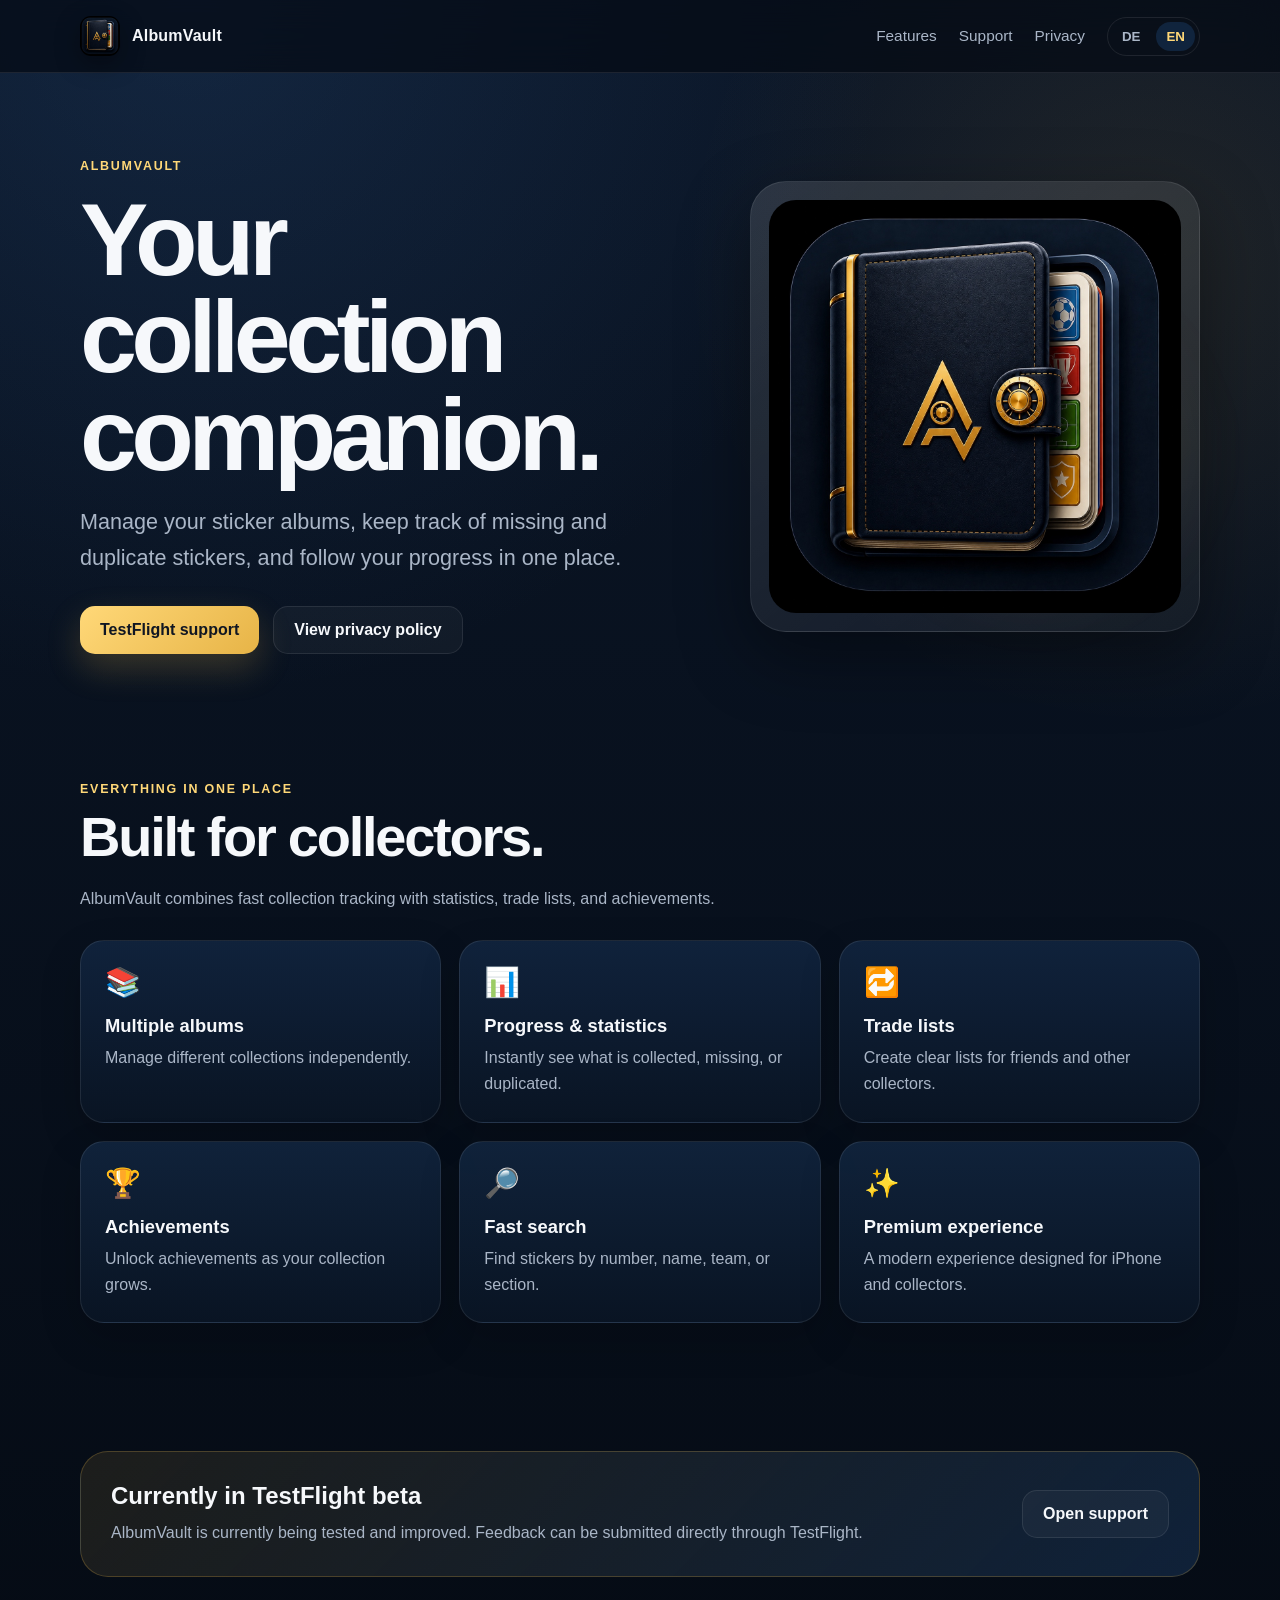
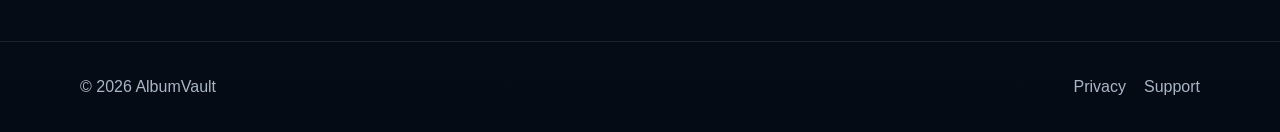
<file: index.html>
<!doctype html>
<html lang="de">
<head>
<meta charset="utf-8">
<meta name="viewport" content="width=device-width,initial-scale=1">
<meta name="description" content="AlbumVault – your collection companion for sticker albums.">
<title>AlbumVault – Your collection companion</title>
<link rel="icon" href="assets/albumvault-official-icon-v2.jpg?v=2">
<link rel="stylesheet" href="assets/style.css">
</head>
<body>

<nav class="nav">
  <div class="container nav-inner">
    <a class="brand" href="index.html">
      <img src="assets/albumvault-official-icon-v2.jpg?v=2" alt="AlbumVault Icon">
      <span>AlbumVault</span>
    </a>
    <div class="nav-links">
      <a href="index.html#features"><span data-lang="de">Funktionen</span><span data-lang="en">Features</span></a>
      <a href="support.html"><span data-lang="de">Support</span><span data-lang="en">Support</span></a>
      <a href="privacy.html"><span data-lang="de">Datenschutz</span><span data-lang="en">Privacy</span></a>
      <div class="lang-switch">
        <button type="button" data-set-lang="de">DE</button>
        <button type="button" data-set-lang="en">EN</button>
      </div>
    </div>
  </div>
</nav>

<main>
<section class="hero">
  <div class="container hero-grid">
    <div>
      <div class="eyebrow">AlbumVault</div>
      <h1>Your collection companion.</h1>
      <p data-lang="de">Verwalte deine Stickeralben, behalte fehlende und doppelte Sticker im Blick und verfolge deinen Fortschritt an einem Ort.</p>
      <p data-lang="en">Manage your sticker albums, keep track of missing and duplicate stickers, and follow your progress in one place.</p>
      <div class="actions">
        <a class="button primary" href="support.html"><span data-lang="de">TestFlight-Support</span><span data-lang="en">TestFlight support</span></a>
        <a class="button secondary" href="privacy.html"><span data-lang="de">Datenschutz ansehen</span><span data-lang="en">View privacy policy</span></a>
      </div>
    </div>
    <div class="hero-card"><img src="assets/albumvault-official-icon-v2.jpg?v=2" alt="Offizielles AlbumVault App-Icon"></div>
  </div>
</section>

<section id="features">
  <div class="container">
    <div class="section-head">
      <div class="eyebrow"><span data-lang="de">Alles im Blick</span><span data-lang="en">Everything in one place</span></div>
      <h2><span data-lang="de">Für Sammler gemacht.</span><span data-lang="en">Built for collectors.</span></h2>
      <p data-lang="de">AlbumVault verbindet schnelle Erfassung mit Statistiken, Tauschlisten und Erfolgen.</p>
      <p data-lang="en">AlbumVault combines fast collection tracking with statistics, trade lists, and achievements.</p>
    </div>
    <div class="grid">
      <article class="card"><div class="icon">📚</div><h3><span data-lang="de">Mehrere Alben</span><span data-lang="en">Multiple albums</span></h3><p data-lang="de">Verwalte verschiedene Sammlungen unabhängig voneinander.</p><p data-lang="en">Manage different collections independently.</p></article>
      <article class="card"><div class="icon">📊</div><h3><span data-lang="de">Fortschritt & Statistiken</span><span data-lang="en">Progress & statistics</span></h3><p data-lang="de">Sieh sofort, was gesammelt, fehlend oder doppelt ist.</p><p data-lang="en">Instantly see what is collected, missing, or duplicated.</p></article>
      <article class="card"><div class="icon">🔁</div><h3><span data-lang="de">Tauschlisten</span><span data-lang="en">Trade lists</span></h3><p data-lang="de">Erstelle übersichtliche Listen für Freunde und andere Sammler.</p><p data-lang="en">Create clear lists for friends and other collectors.</p></article>
      <article class="card"><div class="icon">🏆</div><h3><span data-lang="de">Achievements</span><span data-lang="en">Achievements</span></h3><p data-lang="de">Schalte Erfolge frei, während deine Sammlung wächst.</p><p data-lang="en">Unlock achievements as your collection grows.</p></article>
      <article class="card"><div class="icon">🔎</div><h3><span data-lang="de">Schnelle Suche</span><span data-lang="en">Fast search</span></h3><p data-lang="de">Finde Sticker nach Nummer, Name, Team oder Bereich.</p><p data-lang="en">Find stickers by number, name, team, or section.</p></article>
      <article class="card"><div class="icon">✨</div><h3><span data-lang="de">Premium-Erlebnis</span><span data-lang="en">Premium experience</span></h3><p data-lang="de">Ein modernes Design, optimiert für iPhone und Sammler.</p><p data-lang="en">A modern experience designed for iPhone and collectors.</p></article>
    </div>
  </div>
</section>

<section>
  <div class="container">
    <div class="beta">
      <div>
        <h2><span data-lang="de">Aktuell in der TestFlight-Phase</span><span data-lang="en">Currently in TestFlight beta</span></h2>
        <p data-lang="de">AlbumVault wird derzeit getestet und weiter verbessert. Rückmeldungen können direkt über TestFlight gesendet werden.</p>
        <p data-lang="en">AlbumVault is currently being tested and improved. Feedback can be submitted directly through TestFlight.</p>
      </div>
      <a class="button secondary" href="support.html"><span data-lang="de">Support öffnen</span><span data-lang="en">Open support</span></a>
    </div>
  </div>
</section>
</main>

<footer>
  <div class="container footer-inner">
    <div>© 2026 AlbumVault</div>
    <div class="footer-links">
      <a href="privacy.html"><span data-lang="de">Datenschutz</span><span data-lang="en">Privacy</span></a>
      <a href="support.html">Support</a>
    </div>
  </div>
</footer>

<script src="assets/script.js"></script>
</body></html>
</file>
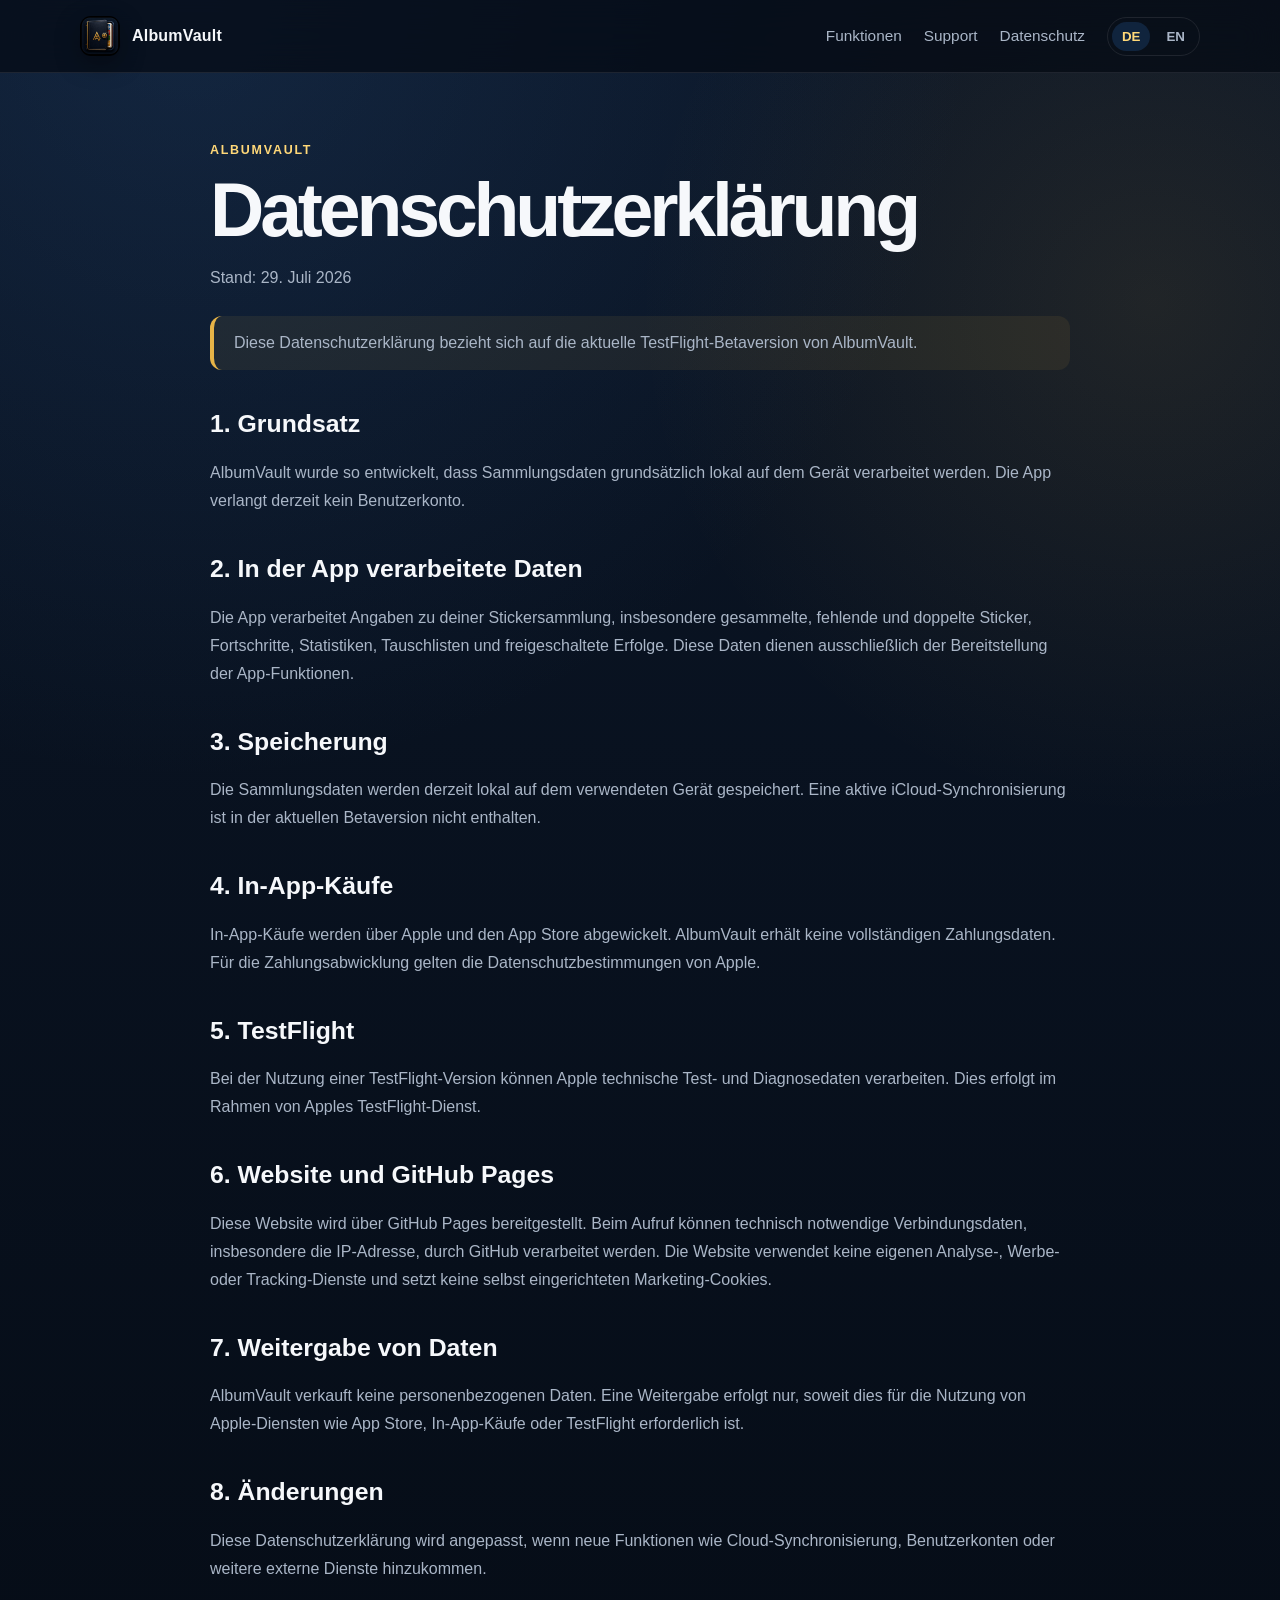
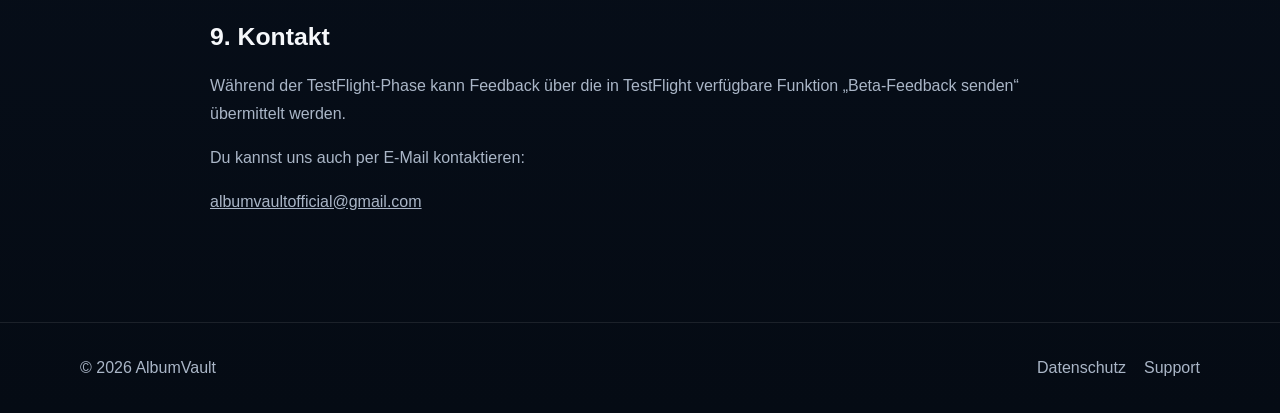
<file: privacy.html>
<!doctype html>
<html lang="de">
<head>
  <meta charset="utf-8">
  <meta name="viewport" content="width=device-width, initial-scale=1">

  <title>Datenschutz | AlbumVault</title>

  <link
    rel="icon"
    href="assets/albumvault-official-icon-v2.jpg?v=2"
  >

  <link
    rel="stylesheet"
    href="assets/style.css"
  >
</head>

<body>

<nav class="nav">
  <div class="container nav-inner">

    <a class="brand" href="index.html">
      <img
        src="assets/albumvault-official-icon-v2.jpg?v=2"
        alt="AlbumVault Icon"
      >
      <span>AlbumVault</span>
    </a>

    <div class="nav-links">

      <a href="index.html#features">
        <span data-lang="de">Funktionen</span>
        <span data-lang="en">Features</span>
      </a>

      <a href="support.html">
        <span data-lang="de">Support</span>
        <span data-lang="en">Support</span>
      </a>

      <a href="privacy.html">
        <span data-lang="de">Datenschutz</span>
        <span data-lang="en">Privacy</span>
      </a>

      <div class="lang-switch">
        <button type="button" data-set-lang="de">DE</button>
        <button type="button" data-set-lang="en">EN</button>
      </div>

    </div>
  </div>
</nav>

<main class="content-page">
  <div class="container content-wrap">

    <!-- Deutsche Datenschutzerklärung -->
    <div data-lang="de">

      <div class="eyebrow">AlbumVault</div>

      <h1>Datenschutzerklärung</h1>

      <p>Stand: 29. Juli 2026</p>

      <div class="notice">
        Diese Datenschutzerklärung bezieht sich auf die aktuelle
        TestFlight-Betaversion von AlbumVault.
      </div>

      <h2>1. Grundsatz</h2>

      <p>
        AlbumVault wurde so entwickelt, dass Sammlungsdaten grundsätzlich
        lokal auf dem Gerät verarbeitet werden. Die App verlangt derzeit
        kein Benutzerkonto.
      </p>

      <h2>2. In der App verarbeitete Daten</h2>

      <p>
        Die App verarbeitet Angaben zu deiner Stickersammlung, insbesondere
        gesammelte, fehlende und doppelte Sticker, Fortschritte, Statistiken,
        Tauschlisten und freigeschaltete Erfolge. Diese Daten dienen
        ausschließlich der Bereitstellung der App-Funktionen.
      </p>

      <h2>3. Speicherung</h2>

      <p>
        Die Sammlungsdaten werden derzeit lokal auf dem verwendeten Gerät
        gespeichert. Eine aktive iCloud-Synchronisierung ist in der aktuellen
        Betaversion nicht enthalten.
      </p>

      <h2>4. In-App-Käufe</h2>

      <p>
        In-App-Käufe werden über Apple und den App Store abgewickelt.
        AlbumVault erhält keine vollständigen Zahlungsdaten. Für die
        Zahlungsabwicklung gelten die Datenschutzbestimmungen von Apple.
      </p>

      <h2>5. TestFlight</h2>

      <p>
        Bei der Nutzung einer TestFlight-Version können Apple technische
        Test- und Diagnosedaten verarbeiten. Dies erfolgt im Rahmen von
        Apples TestFlight-Dienst.
      </p>

      <h2>6. Website und GitHub Pages</h2>

      <p>
        Diese Website wird über GitHub Pages bereitgestellt. Beim Aufruf
        können technisch notwendige Verbindungsdaten, insbesondere die
        IP-Adresse, durch GitHub verarbeitet werden. Die Website verwendet
        keine eigenen Analyse-, Werbe- oder Tracking-Dienste und setzt keine
        selbst eingerichteten Marketing-Cookies.
      </p>

      <h2>7. Weitergabe von Daten</h2>

      <p>
        AlbumVault verkauft keine personenbezogenen Daten. Eine Weitergabe
        erfolgt nur, soweit dies für die Nutzung von Apple-Diensten wie
        App Store, In-App-Käufe oder TestFlight erforderlich ist.
      </p>

      <h2>8. Änderungen</h2>

      <p>
        Diese Datenschutzerklärung wird angepasst, wenn neue Funktionen wie
        Cloud-Synchronisierung, Benutzerkonten oder weitere externe Dienste
        hinzukommen.
      </p>

      <h2>9. Kontakt</h2>

      <p>
        Während der TestFlight-Phase kann Feedback über die in TestFlight
        verfügbare Funktion „Beta-Feedback senden“ übermittelt werden.
      </p>

      <p>
        Du kannst uns auch per E-Mail kontaktieren:
      </p>

      <p>
        <a href="mailto:albumvaultofficial@gmail.com">
          albumvaultofficial@gmail.com
        </a>
      </p>

    </div>

    <!-- English privacy policy -->
    <div data-lang="en">

      <div class="eyebrow">AlbumVault</div>

      <h1>Privacy Policy</h1>

      <p>Last updated: July 29, 2026</p>

      <div class="notice">
        This privacy policy applies to the current TestFlight beta version
        of AlbumVault.
      </div>

      <h2>1. Principle</h2>

      <p>
        AlbumVault is designed so that collection data is generally
        processed locally on the device. The app currently does not require
        a user account.
      </p>

      <h2>2. Data processed in the app</h2>

      <p>
        The app processes information about your sticker collection,
        including collected, missing and duplicate stickers, progress,
        statistics, trade lists and unlocked achievements. This information
        is used solely to provide the app's features.
      </p>

      <h2>3. Storage</h2>

      <p>
        Collection data is currently stored locally on the device.
        Active iCloud synchronization is not included in the current
        beta version.
      </p>

      <h2>4. In-app purchases</h2>

      <p>
        In-app purchases are processed by Apple through the App Store.
        AlbumVault does not receive full payment details. Apple's privacy
        terms apply to payment processing.
      </p>

      <h2>5. TestFlight</h2>

      <p>
        When using a TestFlight build, Apple may process technical beta and
        diagnostic information as part of the TestFlight service.
      </p>

      <h2>6. Website and GitHub Pages</h2>

      <p>
        This website is hosted via GitHub Pages. When the site is accessed,
        GitHub may process technically necessary connection data such as
        IP addresses. This website does not use its own analytics,
        advertising or tracking services and does not set custom marketing
        cookies.
      </p>

      <h2>7. Data sharing</h2>

      <p>
        AlbumVault does not sell personal data. Data is only shared where
        required for Apple services such as the App Store, in-app purchases
        or TestFlight.
      </p>

      <h2>8. Changes</h2>

      <p>
        This policy will be updated if features such as cloud synchronization,
        user accounts or additional external services are added.
      </p>

      <h2>9. Contact</h2>

      <p>
        During the TestFlight phase, feedback can be submitted using the
        “Send Beta Feedback” option available in TestFlight.
      </p>

      <p>
        You can also contact us via email:
      </p>

      <p>
        <a href="mailto:albumvaultofficial@gmail.com">
          albumvaultofficial@gmail.com
        </a>
      </p>

    </div>

  </div>
</main>

<footer>
  <div class="container footer-inner">

    <div>© 2026 AlbumVault</div>

    <div class="footer-links">

      <a href="privacy.html">
        <span data-lang="de">Datenschutz</span>
        <span data-lang="en">Privacy</span>
      </a>

      <a href="support.html">Support</a>

    </div>
  </div>
</footer>

<script src="assets/script.js"></script>

</body>
</html>
</file>
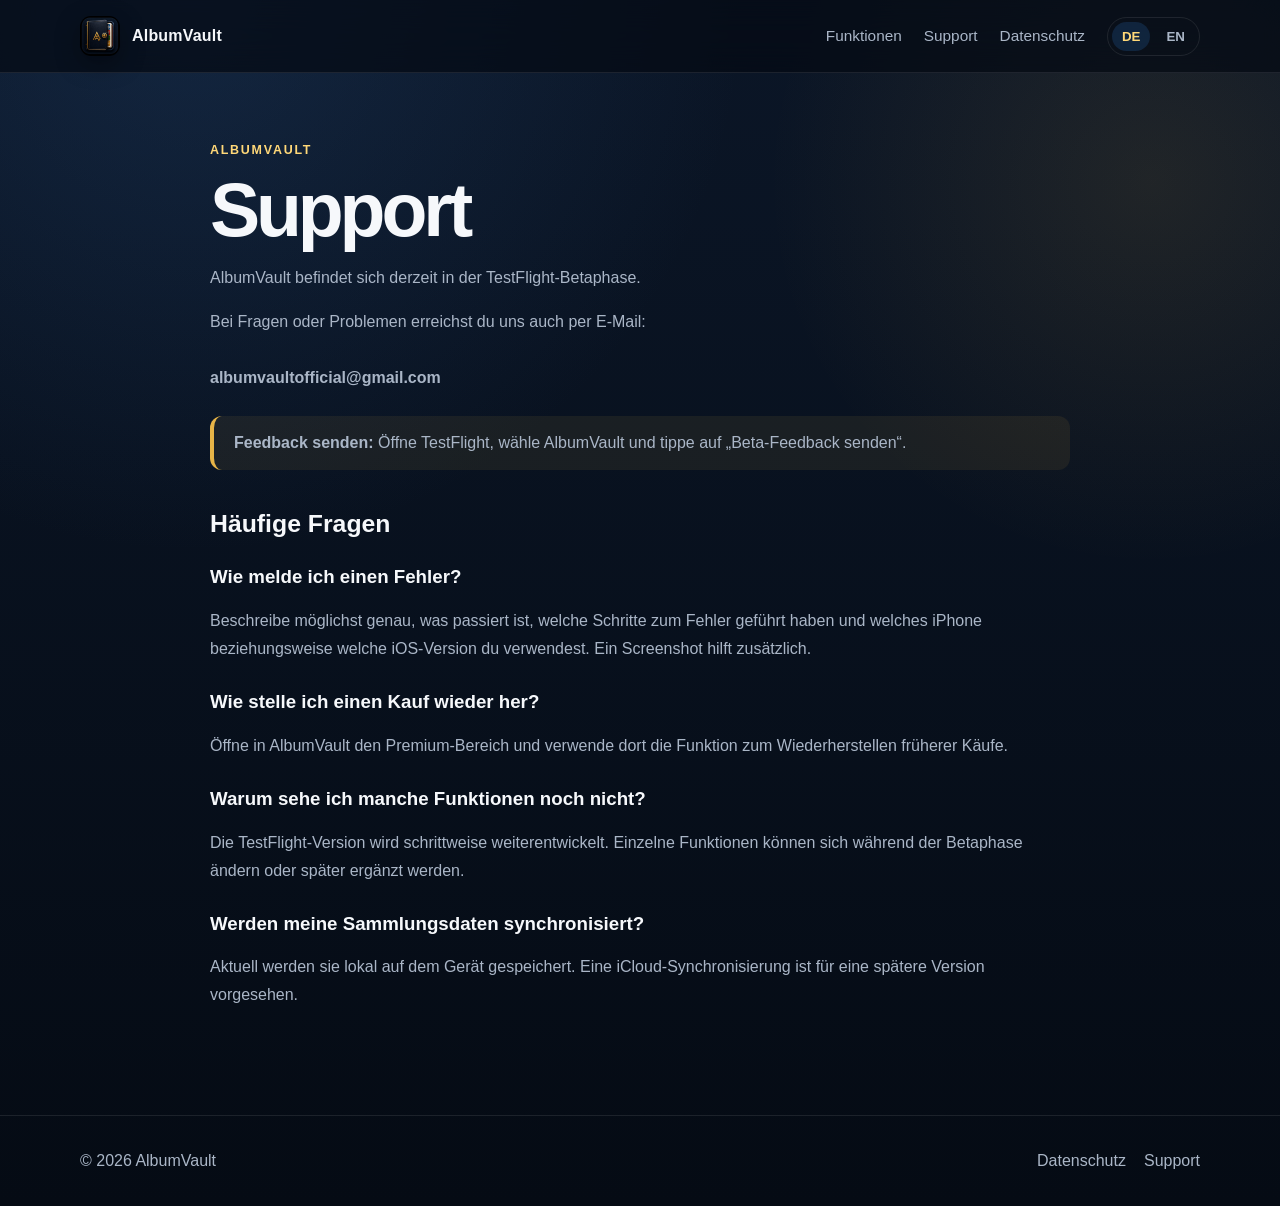
<file: support.html>
<!doctype html>
<html lang="de">
<head>
<meta charset="utf-8"><meta name="viewport" content="width=device-width,initial-scale=1">
<title>Support | AlbumVault</title>
<link rel="icon" href="assets/albumvault-official-icon-v2.jpg?v=2"><link rel="stylesheet" href="assets/style.css">
</head>
<body>
<nav class="nav">
  <div class="container nav-inner">
    <a class="brand" href="index.html">
      <img src="assets/albumvault-official-icon-v2.jpg?v=2" alt="AlbumVault Icon">
      <span>AlbumVault</span>
    </a>
    <div class="nav-links">
      <a href="index.html#features"><span data-lang="de">Funktionen</span><span data-lang="en">Features</span></a>
      <a href="support.html"><span data-lang="de">Support</span><span data-lang="en">Support</span></a>
      <a href="privacy.html"><span data-lang="de">Datenschutz</span><span data-lang="en">Privacy</span></a>
      <div class="lang-switch">
        <button type="button" data-set-lang="de">DE</button>
        <button type="button" data-set-lang="en">EN</button>
      </div>
    </div>
  </div>
</nav>

<main class="content-page"><div class="container content-wrap">
<div data-lang="de">
  <div class="eyebrow">AlbumVault</div><h1>Support</h1>
  <p>AlbumVault befindet sich derzeit in der TestFlight-Betaphase.</p>
  <p>
Bei Fragen oder Problemen erreichst du uns auch per E-Mail:
<br><br>
<strong>albumvaultofficial@gmail.com</strong>
</p>
  <div class="notice"><strong>Feedback senden:</strong> Öffne TestFlight, wähle AlbumVault und tippe auf „Beta-Feedback senden“.</div>
  <h2>Häufige Fragen</h2>
  <h3>Wie melde ich einen Fehler?</h3>
  <p>Beschreibe möglichst genau, was passiert ist, welche Schritte zum Fehler geführt haben und welches iPhone beziehungsweise welche iOS-Version du verwendest. Ein Screenshot hilft zusätzlich.</p>
  <h3>Wie stelle ich einen Kauf wieder her?</h3>
  <p>Öffne in AlbumVault den Premium-Bereich und verwende dort die Funktion zum Wiederherstellen früherer Käufe.</p>
  <h3>Warum sehe ich manche Funktionen noch nicht?</h3>
  <p>Die TestFlight-Version wird schrittweise weiterentwickelt. Einzelne Funktionen können sich während der Betaphase ändern oder später ergänzt werden.</p>
  <h3>Werden meine Sammlungsdaten synchronisiert?</h3>
  <p>Aktuell werden sie lokal auf dem Gerät gespeichert. Eine iCloud-Synchronisierung ist für eine spätere Version vorgesehen.</p>
</div>
<div data-lang="en">
  <div class="eyebrow">AlbumVault</div><h1>Support</h1>
  <p>AlbumVault is currently in TestFlight beta.</p>
  <p>
If you have any questions or encounter a problem, you can also contact us at:
<br><br>
<strong>albumvaultofficial@gmail.com</strong>
</p>
  <div class="notice"><strong>Send feedback:</strong> Open TestFlight, select AlbumVault, and tap “Send Beta Feedback.”</div>
  <h2>Frequently asked questions</h2>
  <h3>How do I report a bug?</h3>
  <p>Please describe what happened, which steps led to the issue, and which iPhone and iOS version you use. A screenshot is helpful as well.</p>
  <h3>How do I restore a purchase?</h3>
  <p>Open the Premium section in AlbumVault and use the option to restore previous purchases.</p>
  <h3>Why are some features not available yet?</h3>
  <p>The TestFlight version is being developed step by step. Features may change during beta or be added later.</p>
  <h3>Are my collection details synchronized?</h3>
  <p>They are currently stored locally on the device. iCloud synchronization is planned for a later version.</p>
</div>
</div></main>
<footer>
  <div class="container footer-inner">
    <div>© 2026 AlbumVault</div>
    <div class="footer-links">
      <a href="privacy.html"><span data-lang="de">Datenschutz</span><span data-lang="en">Privacy</span></a>
      <a href="support.html">Support</a>
    </div>
  </div>
</footer>
<script src="assets/script.js"></script></body></html>
</file>
<file: assets/style.css>
:root{
  --bg:#050b14;
  --bg2:#0b1627;
  --panel:rgba(15,30,50,.74);
  --panel2:rgba(18,39,66,.9);
  --text:#f6f8fb;
  --muted:#aab6c7;
  --gold:#e7b447;
  --gold2:#ffd878;
  --line:rgba(255,255,255,.09);
  --shadow:0 24px 70px rgba(0,0,0,.4);
  --radius:24px;
}
*{box-sizing:border-box}
html{scroll-behavior:smooth}
body{
  margin:0;
  font-family:Inter,-apple-system,BlinkMacSystemFont,"Segoe UI",Roboto,Helvetica,Arial,sans-serif;
  color:var(--text);
  background:
    radial-gradient(circle at 15% 0%,rgba(41,81,131,.28),transparent 34%),
    radial-gradient(circle at 90% 15%,rgba(231,180,71,.10),transparent 25%),
    linear-gradient(180deg,var(--bg2),var(--bg));
  min-height:100vh;
}
a{color:inherit}
.container{width:min(1120px,calc(100% - 36px));margin:0 auto}
.nav{
  position:sticky;top:0;z-index:20;
  backdrop-filter:blur(18px);
  background:rgba(5,11,20,.72);
  border-bottom:1px solid var(--line)
}
.nav-inner{height:72px;display:flex;align-items:center;justify-content:space-between;gap:24px}
.brand{display:flex;align-items:center;gap:12px;text-decoration:none;font-weight:800;letter-spacing:.2px}
.brand img{width:40px;height:40px;aspect-ratio:1/1;object-fit:cover;display:block;border-radius:11px;box-shadow:0 8px 24px rgba(0,0,0,.35)}
.nav-links{display:flex;align-items:center;gap:22px}
.nav-links a{text-decoration:none;color:var(--muted);font-size:.96rem}
.nav-links a:hover{color:var(--text)}
.lang-switch{display:flex;gap:6px;padding:4px;border:1px solid var(--line);border-radius:999px}
.lang-switch button{
  border:0;background:transparent;color:var(--muted);padding:7px 10px;border-radius:999px;cursor:pointer;font-weight:700
}
.lang-switch button.active{background:var(--panel2);color:var(--gold2)}
.hero{padding:86px 0 64px}
.hero-grid{display:grid;grid-template-columns:1.15fr .85fr;gap:60px;align-items:center}
.eyebrow{color:var(--gold2);font-weight:800;letter-spacing:.14em;text-transform:uppercase;font-size:.78rem}
h1{font-size:clamp(3rem,8vw,6.6rem);line-height:.95;margin:18px 0 18px;letter-spacing:-.055em}
.hero p{font-size:clamp(1.08rem,2vw,1.35rem);line-height:1.65;color:var(--muted);max-width:650px}
.actions{display:flex;flex-wrap:wrap;gap:14px;margin-top:30px}
.button{
  display:inline-flex;align-items:center;justify-content:center;gap:10px;
  padding:14px 20px;border-radius:15px;text-decoration:none;font-weight:800;
  border:1px solid var(--line)
}
.button.primary{color:#101622;background:linear-gradient(135deg,var(--gold2),var(--gold));border:0;box-shadow:0 14px 34px rgba(231,180,71,.22)}
.button.secondary{background:rgba(255,255,255,.04)}
.hero-card{
  position:relative;padding:18px;border-radius:36px;
  background:linear-gradient(145deg,rgba(255,255,255,.12),rgba(255,255,255,.03));
  border:1px solid var(--line);box-shadow:var(--shadow)
}
.hero-card:after{
  content:"";position:absolute;inset:12% -8% -8% 20%;
  background:radial-gradient(circle,rgba(231,180,71,.18),transparent 60%);filter:blur(28px);z-index:-1
}
.hero-card img{display:block;width:100%;height:auto;aspect-ratio:1/1;object-fit:contain;border-radius:27px}
section{padding:64px 0}
.section-head{max-width:700px;margin-bottom:28px}
.section-head h2{font-size:clamp(2rem,5vw,3.5rem);letter-spacing:-.04em;margin:8px 0}
.section-head p{color:var(--muted);line-height:1.7}
.grid{display:grid;grid-template-columns:repeat(3,1fr);gap:18px}
.card{
  background:linear-gradient(180deg,rgba(18,39,66,.82),rgba(10,22,38,.82));
  border:1px solid var(--line);border-radius:var(--radius);padding:24px;box-shadow:0 16px 40px rgba(0,0,0,.18)
}
.card .icon{font-size:1.8rem}
.card h3{margin:16px 0 8px;font-size:1.15rem}
.card p{margin:0;color:var(--muted);line-height:1.65}
.beta{
  display:grid;grid-template-columns:1fr auto;gap:28px;align-items:center;
  padding:30px;border-radius:28px;border:1px solid rgba(231,180,71,.24);
  background:linear-gradient(135deg,rgba(231,180,71,.10),rgba(18,39,66,.8))
}
.beta h2{margin:0 0 10px}
.beta p{margin:0;color:var(--muted);line-height:1.6}
.content-page{padding:70px 0 90px}
.content-wrap{max-width:860px}
.content-wrap h1{font-size:clamp(2.5rem,7vw,4.7rem)}
.content-wrap h2{margin-top:40px;font-size:1.55rem}
.content-wrap h3{margin-top:28px}
.content-wrap p,.content-wrap li{color:var(--muted);line-height:1.75}
.content-wrap ul{padding-left:22px}
.notice{
  border-left:4px solid var(--gold);background:rgba(231,180,71,.08);
  padding:18px 20px;border-radius:12px;margin:24px 0;color:var(--muted)
}
footer{padding:36px 0;border-top:1px solid var(--line);color:var(--muted)}
.footer-inner{display:flex;justify-content:space-between;gap:20px;flex-wrap:wrap}
.footer-links{display:flex;gap:18px;flex-wrap:wrap}
.footer-links a{text-decoration:none}
[data-lang]{display:none}
[data-lang].show{display:block}
span[data-lang].show,a[data-lang].show{display:inline}
@media(max-width:860px){
  .hero-grid{grid-template-columns:1fr}
  .hero-card{max-width:520px;margin:0 auto}
  .grid{grid-template-columns:1fr 1fr}
  .nav-links>a{display:none}
}
@media(max-width:620px){
  .hero{padding-top:54px}
  .grid{grid-template-columns:1fr}
  .beta{grid-template-columns:1fr}
  .nav-inner{height:64px}
  h1{font-size:3.25rem}
}
</file>
